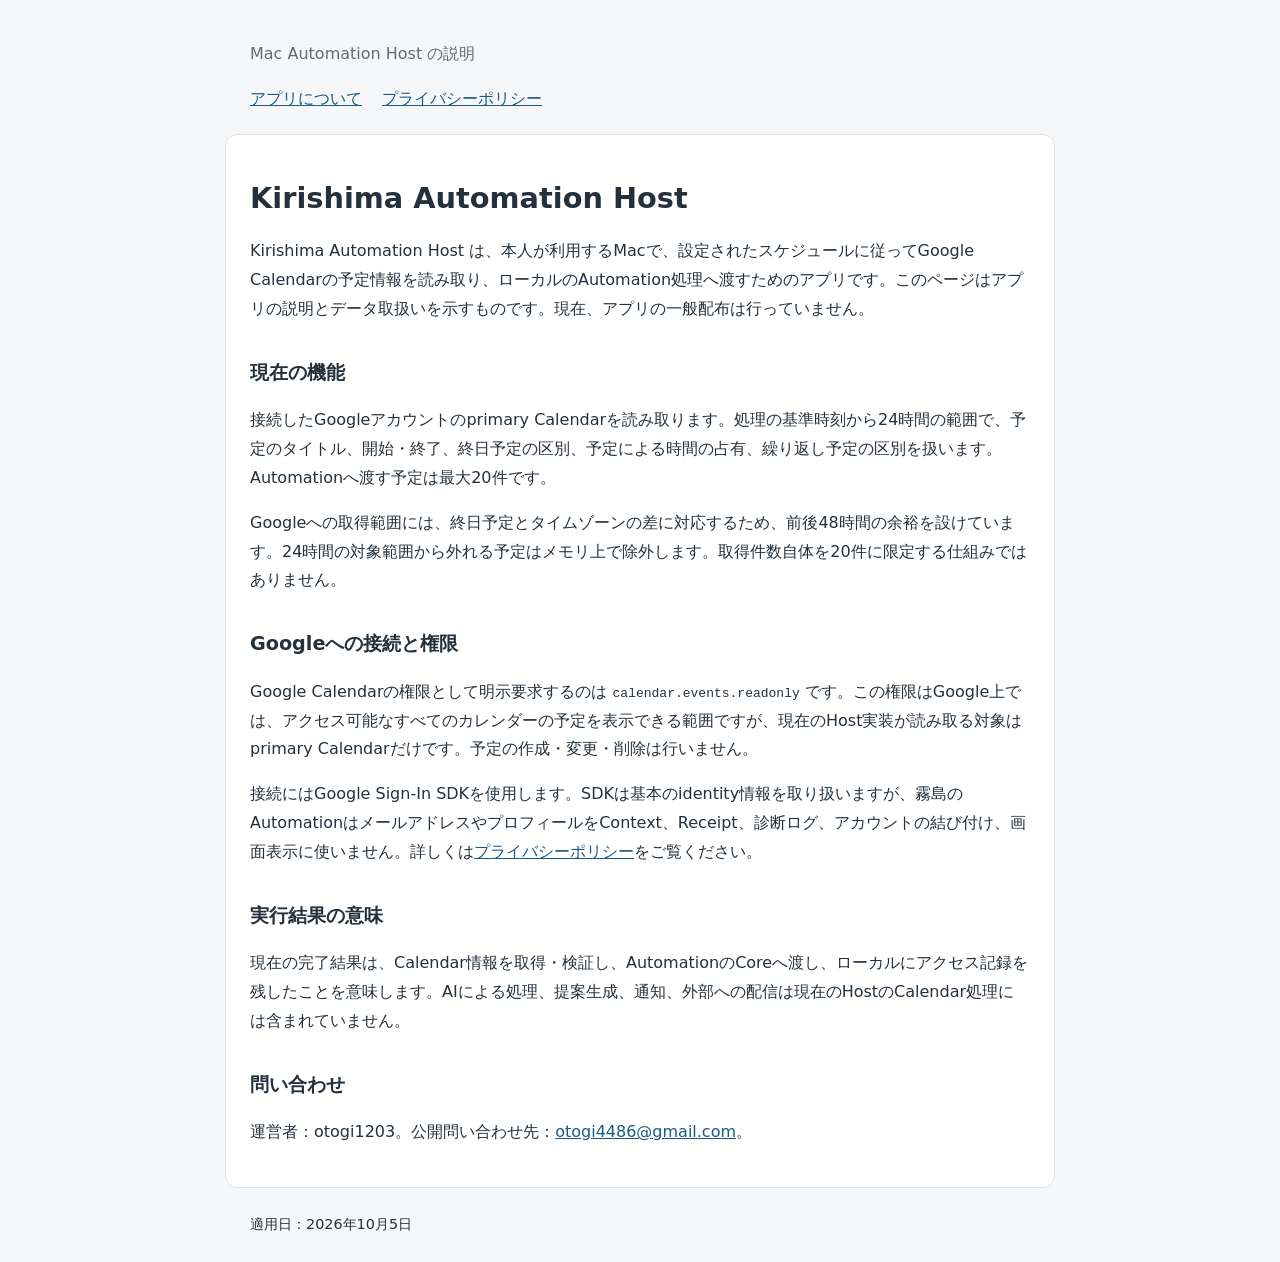
<file: index.html>
<!doctype html>
<html lang="ja"><head><meta charset="utf-8"><meta name="viewport" content="width=device-width, initial-scale=1"><title>Kirishima Automation Host</title><link rel="stylesheet" href="style.css"></head><body>
<header><p class="muted">Mac Automation Host の説明</p><nav aria-label="ページ"><a href="index.html">アプリについて</a><a href="privacy.html">プライバシーポリシー</a></nav></header>
<main>
<h1>Kirishima Automation Host</h1>
<p>Kirishima Automation Host は、本人が利用するMacで、設定されたスケジュールに従ってGoogle Calendarの予定情報を読み取り、ローカルのAutomation処理へ渡すためのアプリです。このページはアプリの説明とデータ取扱いを示すものです。現在、アプリの一般配布は行っていません。</p>
<h2>現在の機能</h2><p>接続したGoogleアカウントのprimary Calendarを読み取ります。処理の基準時刻から24時間の範囲で、予定のタイトル、開始・終了、終日予定の区別、予定による時間の占有、繰り返し予定の区別を扱います。Automationへ渡す予定は最大20件です。</p>
<p>Googleへの取得範囲には、終日予定とタイムゾーンの差に対応するため、前後48時間の余裕を設けています。24時間の対象範囲から外れる予定はメモリ上で除外します。取得件数自体を20件に限定する仕組みではありません。</p>
<h2>Googleへの接続と権限</h2><p>Google Calendarの権限として明示要求するのは <code>calendar.events.readonly</code> です。この権限はGoogle上では、アクセス可能なすべてのカレンダーの予定を表示できる範囲ですが、現在のHost実装が読み取る対象はprimary Calendarだけです。予定の作成・変更・削除は行いません。</p>
<p>接続にはGoogle Sign-In SDKを使用します。SDKは基本のidentity情報を取り扱いますが、霧島のAutomationはメールアドレスやプロフィールをContext、Receipt、診断ログ、アカウントの結び付け、画面表示に使いません。詳しくは<a href="privacy.html">プライバシーポリシー</a>をご覧ください。</p>
<h2>実行結果の意味</h2><p>現在の完了結果は、Calendar情報を取得・検証し、AutomationのCoreへ渡し、ローカルにアクセス記録を残したことを意味します。AIによる処理、提案生成、通知、外部への配信は現在のHostのCalendar処理には含まれていません。</p>
<h2>問い合わせ</h2><p>運営者：otogi1203。公開問い合わせ先：<a href="mailto:otogi4486@gmail.com">otogi4486@gmail.com</a>。</p></main><footer>適用日：2026年10月5日</footer></body></html>
</file>
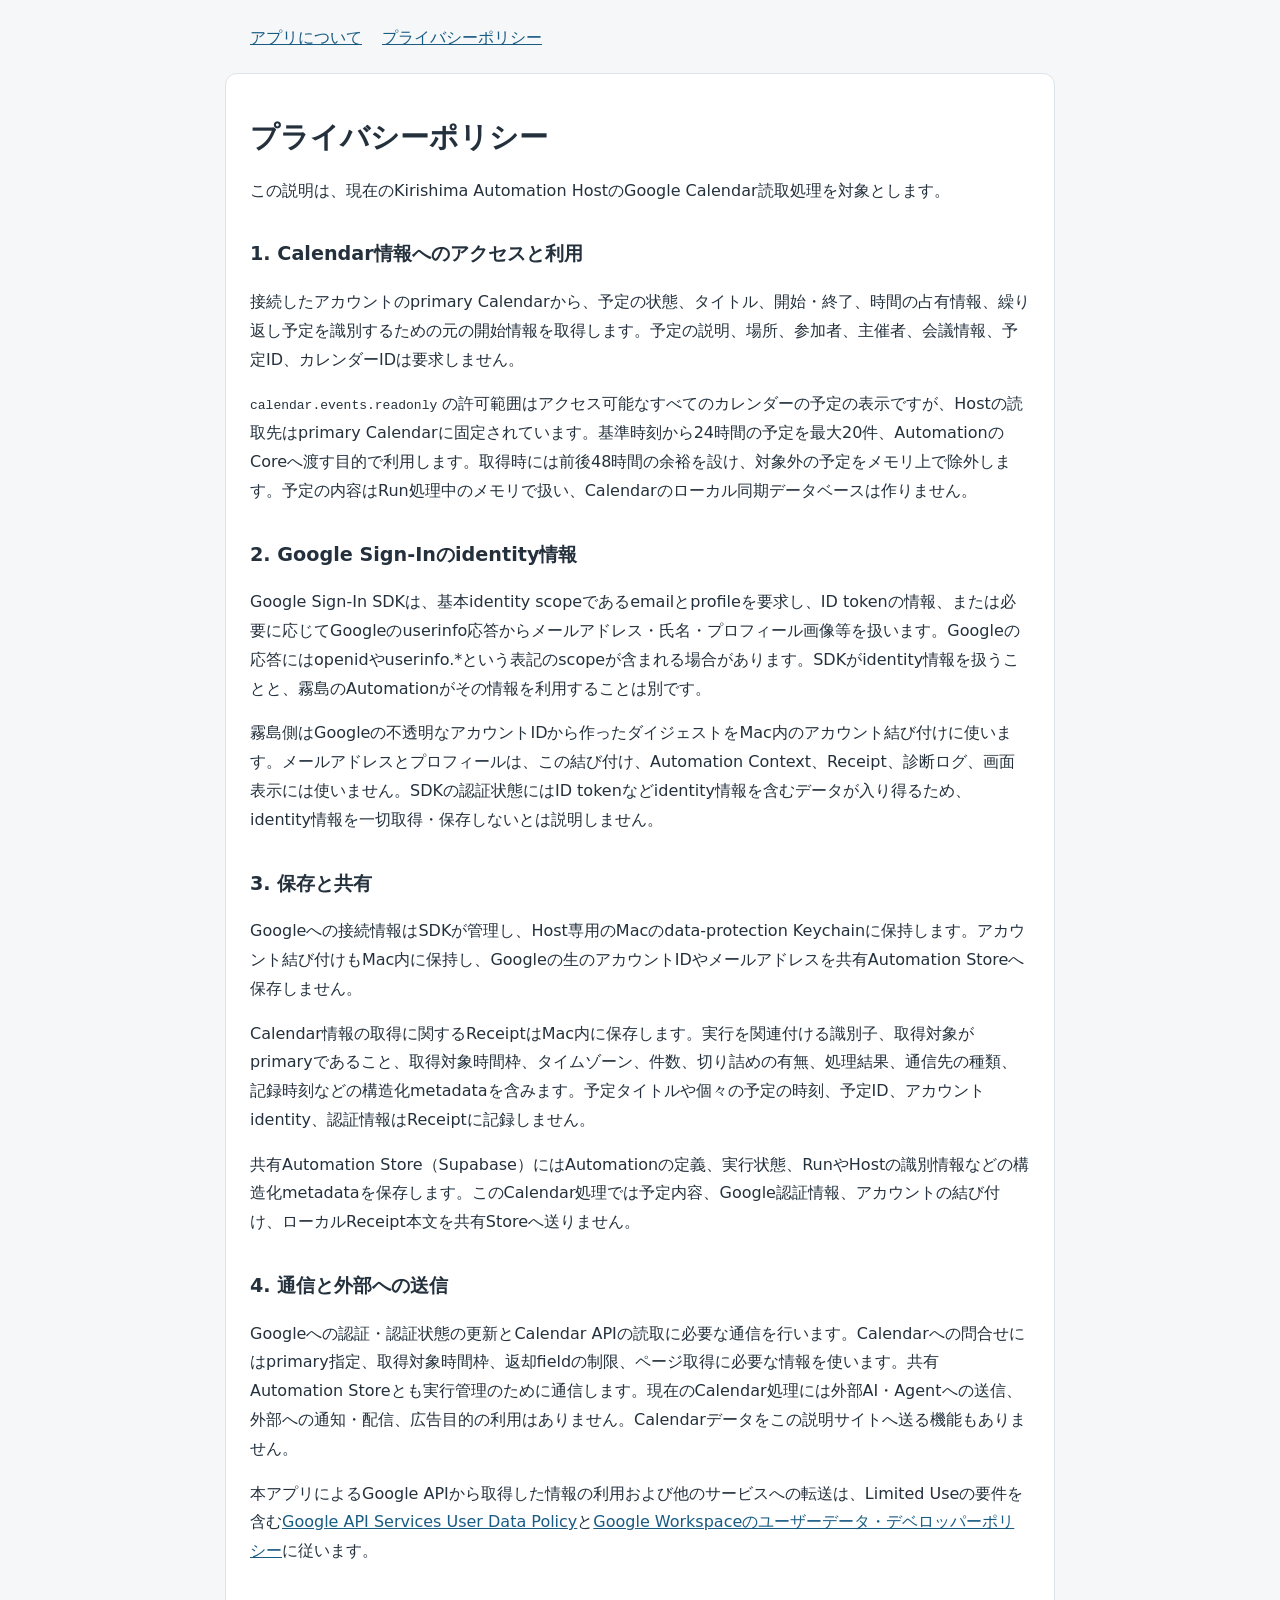
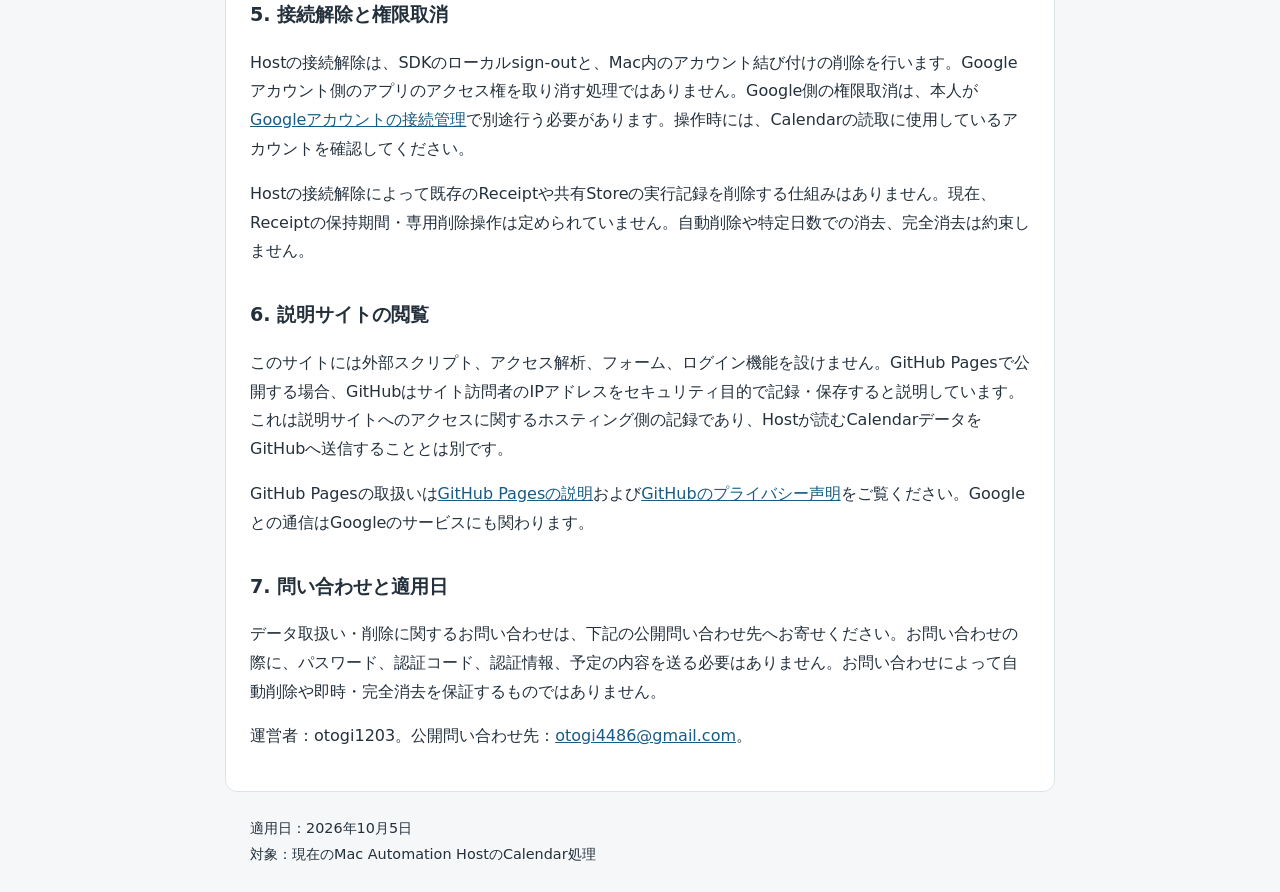
<file: privacy.html>
<!doctype html>
<html lang="ja"><head><meta charset="utf-8"><meta name="viewport" content="width=device-width, initial-scale=1"><title>プライバシーポリシー | Kirishima Automation Host</title><link rel="stylesheet" href="style.css"></head><body>
<header><nav aria-label="ページ"><a href="index.html">アプリについて</a><a href="privacy.html">プライバシーポリシー</a></nav></header><main>
<h1>プライバシーポリシー</h1><p>この説明は、現在のKirishima Automation HostのGoogle Calendar読取処理を対象とします。</p>
<h2>1. Calendar情報へのアクセスと利用</h2><p>接続したアカウントのprimary Calendarから、予定の状態、タイトル、開始・終了、時間の占有情報、繰り返し予定を識別するための元の開始情報を取得します。予定の説明、場所、参加者、主催者、会議情報、予定ID、カレンダーIDは要求しません。</p><p><code>calendar.events.readonly</code> の許可範囲はアクセス可能なすべてのカレンダーの予定の表示ですが、Hostの読取先はprimary Calendarに固定されています。基準時刻から24時間の予定を最大20件、AutomationのCoreへ渡す目的で利用します。取得時には前後48時間の余裕を設け、対象外の予定をメモリ上で除外します。予定の内容はRun処理中のメモリで扱い、Calendarのローカル同期データベースは作りません。</p>
<h2>2. Google Sign-Inのidentity情報</h2><p>Google Sign-In SDKは、基本identity scopeであるemailとprofileを要求し、ID tokenの情報、または必要に応じてGoogleのuserinfo応答からメールアドレス・氏名・プロフィール画像等を扱います。Googleの応答にはopenidやuserinfo.*という表記のscopeが含まれる場合があります。SDKがidentity情報を扱うことと、霧島のAutomationがその情報を利用することは別です。</p><p>霧島側はGoogleの不透明なアカウントIDから作ったダイジェストをMac内のアカウント結び付けに使います。メールアドレスとプロフィールは、この結び付け、Automation Context、Receipt、診断ログ、画面表示には使いません。SDKの認証状態にはID tokenなどidentity情報を含むデータが入り得るため、identity情報を一切取得・保存しないとは説明しません。</p>
<h2>3. 保存と共有</h2><p>Googleへの接続情報はSDKが管理し、Host専用のMacのdata-protection Keychainに保持します。アカウント結び付けもMac内に保持し、Googleの生のアカウントIDやメールアドレスを共有Automation Storeへ保存しません。</p><p>Calendar情報の取得に関するReceiptはMac内に保存します。実行を関連付ける識別子、取得対象がprimaryであること、取得対象時間枠、タイムゾーン、件数、切り詰めの有無、処理結果、通信先の種類、記録時刻などの構造化metadataを含みます。予定タイトルや個々の予定の時刻、予定ID、アカウントidentity、認証情報はReceiptに記録しません。</p><p>共有Automation Store（Supabase）にはAutomationの定義、実行状態、RunやHostの識別情報などの構造化metadataを保存します。このCalendar処理では予定内容、Google認証情報、アカウントの結び付け、ローカルReceipt本文を共有Storeへ送りません。</p>
<h2>4. 通信と外部への送信</h2><p>Googleへの認証・認証状態の更新とCalendar APIの読取に必要な通信を行います。Calendarへの問合せにはprimary指定、取得対象時間枠、返却fieldの制限、ページ取得に必要な情報を使います。共有Automation Storeとも実行管理のために通信します。現在のCalendar処理には外部AI・Agentへの送信、外部への通知・配信、広告目的の利用はありません。Calendarデータをこの説明サイトへ送る機能もありません。</p>
<p>本アプリによるGoogle APIから取得した情報の利用および他のサービスへの転送は、Limited Useの要件を含む<a href="https://developers.google.com/terms/api-services-user-data-policy">Google API Services User Data Policy</a>と<a href="https://developers.google.com/workspace/workspace-api-user-data-developer-policy">Google Workspaceのユーザーデータ・デベロッパーポリシー</a>に従います。</p>
<h2>5. 接続解除と権限取消</h2><p>Hostの接続解除は、SDKのローカルsign-outと、Mac内のアカウント結び付けの削除を行います。Googleアカウント側のアプリのアクセス権を取り消す処理ではありません。Google側の権限取消は、本人が<a href="https://myaccount.google.com/connections">Googleアカウントの接続管理</a>で別途行う必要があります。操作時には、Calendarの読取に使用しているアカウントを確認してください。</p><p>Hostの接続解除によって既存のReceiptや共有Storeの実行記録を削除する仕組みはありません。現在、Receiptの保持期間・専用削除操作は定められていません。自動削除や特定日数での消去、完全消去は約束しません。</p>
<h2>6. 説明サイトの閲覧</h2><p>このサイトには外部スクリプト、アクセス解析、フォーム、ログイン機能を設けません。GitHub Pagesで公開する場合、GitHubはサイト訪問者のIPアドレスをセキュリティ目的で記録・保存すると説明しています。これは説明サイトへのアクセスに関するホスティング側の記録であり、Hostが読むCalendarデータをGitHubへ送信することとは別です。</p><p>GitHub Pagesの取扱いは<a href="https://docs.github.com/ja/pages/getting-started-with-github-pages/what-is-github-pages">GitHub Pagesの説明</a>および<a href="https://docs.github.com/ja/site-policy/privacy-policies/github-general-privacy-statement">GitHubのプライバシー声明</a>をご覧ください。Googleとの通信はGoogleのサービスにも関わります。</p>
<h2>7. 問い合わせと適用日</h2><p>データ取扱い・削除に関するお問い合わせは、下記の公開問い合わせ先へお寄せください。お問い合わせの際に、パスワード、認証コード、認証情報、予定の内容を送る必要はありません。お問い合わせによって自動削除や即時・完全消去を保証するものではありません。</p><p>運営者：otogi1203。公開問い合わせ先：<a href="mailto:otogi4486@gmail.com">otogi4486@gmail.com</a>。</p></main><footer>適用日：2026年10月5日<br>対象：現在のMac Automation HostのCalendar処理</footer></body></html>
</file>
<file: style.css>
:root{font-family:system-ui,-apple-system,sans-serif;color:#24313d;background:#f5f7f8;line-height:1.8}body{margin:0}main,header,footer{max-width:780px;margin:auto;padding:24px}header{padding-bottom:0}main{background:white;border:1px solid #dde4e8;border-radius:12px;margin-top:20px}h1{font-size:1.8rem;line-height:1.4}h2{font-size:1.2rem;margin-top:2rem}a{color:#185b83}nav{display:flex;gap:20px;flex-wrap:wrap}.draft{padding:12px 16px;background:#fff1d7;border-left:4px solid #b57414}.muted{color:#5f6c77}code{overflow-wrap:anywhere}footer{font-size:.9rem}@media(max-width:820px){main{margin:20px 12px}header,footer{padding:20px}h1{font-size:1.5rem}}
</file>
